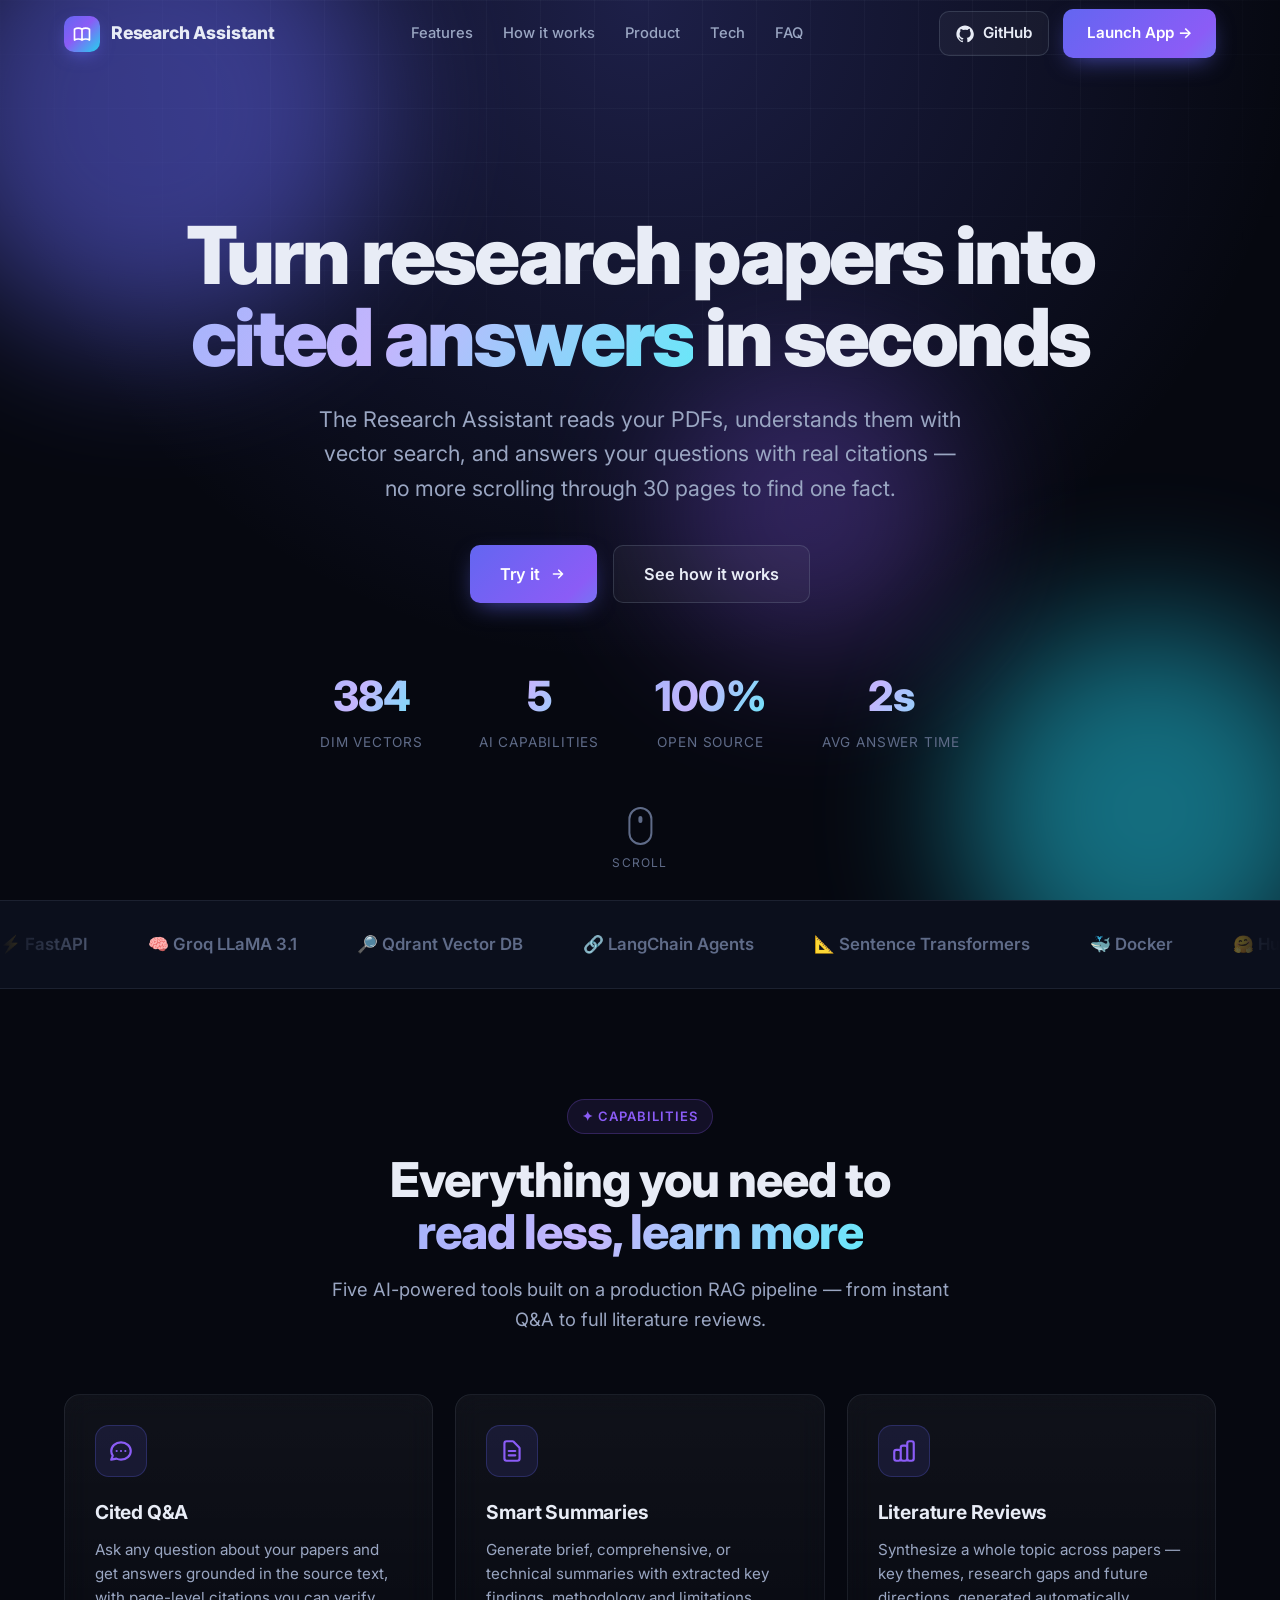
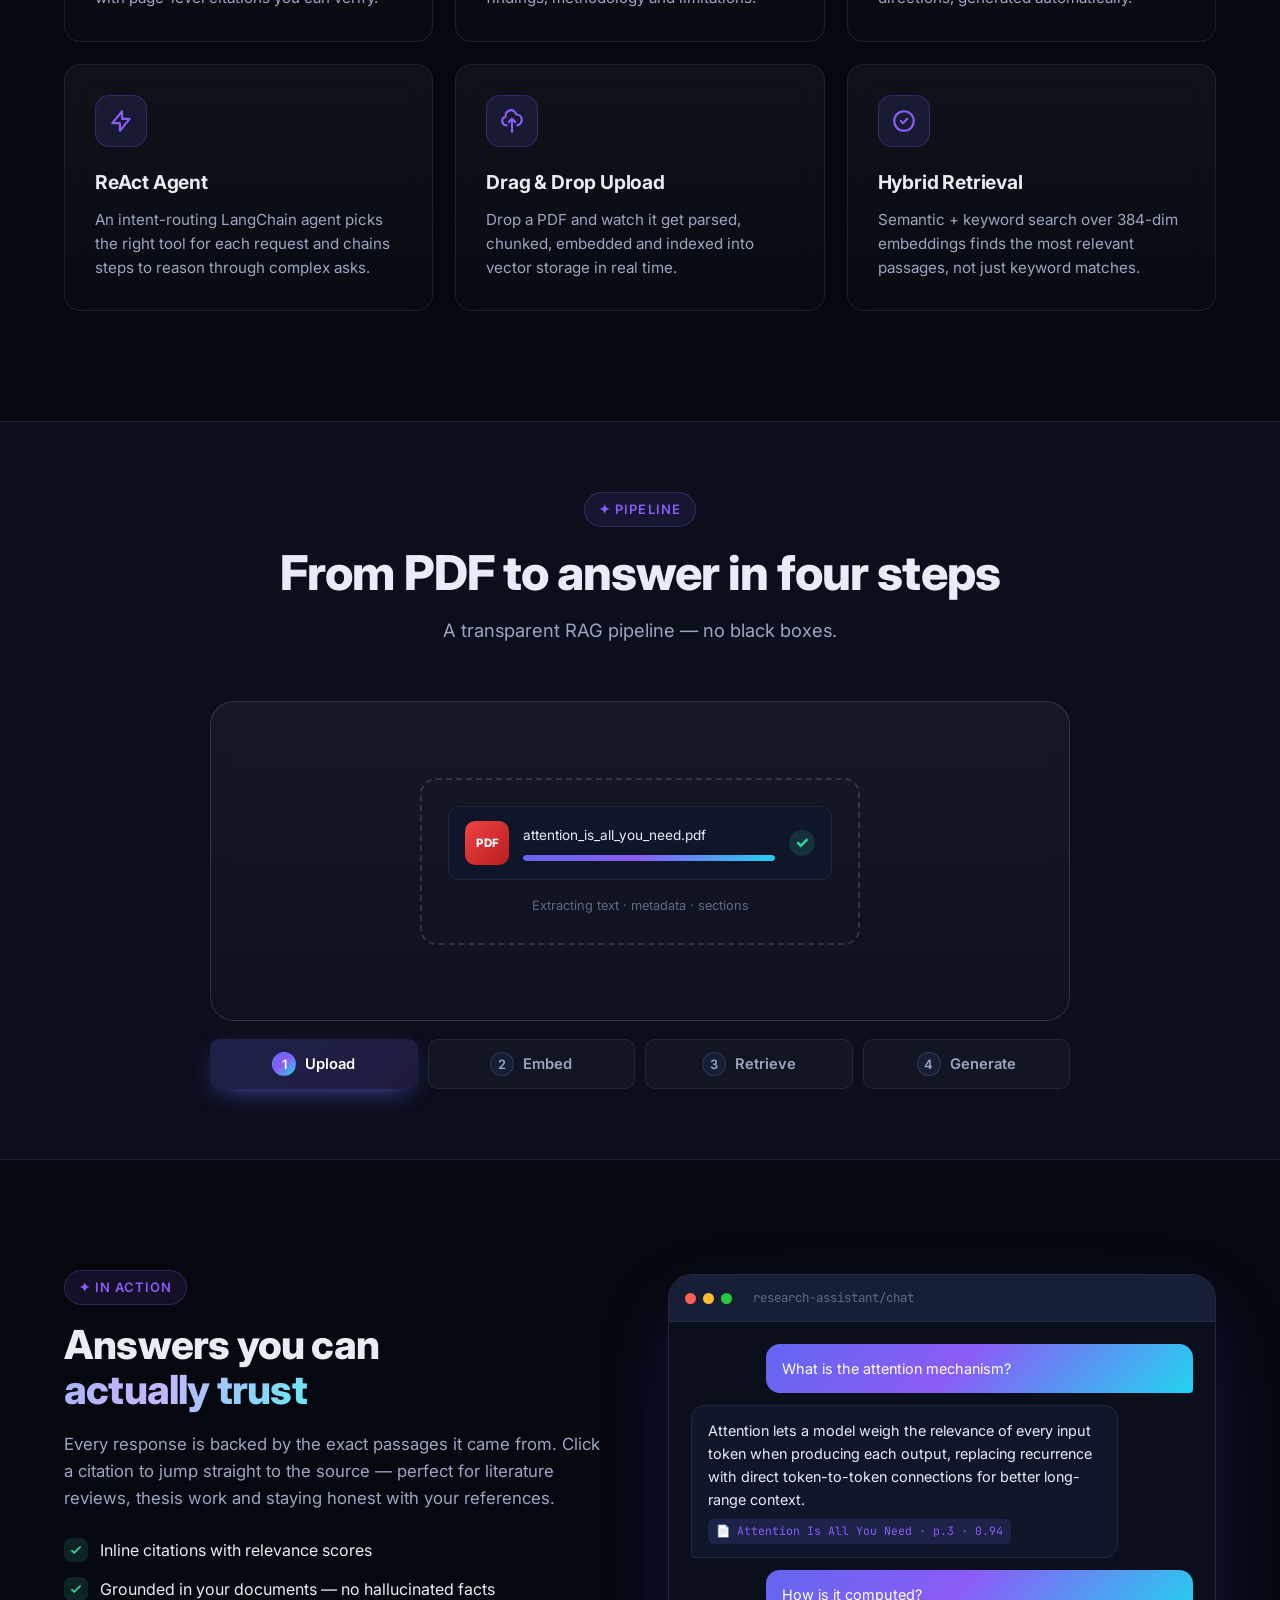
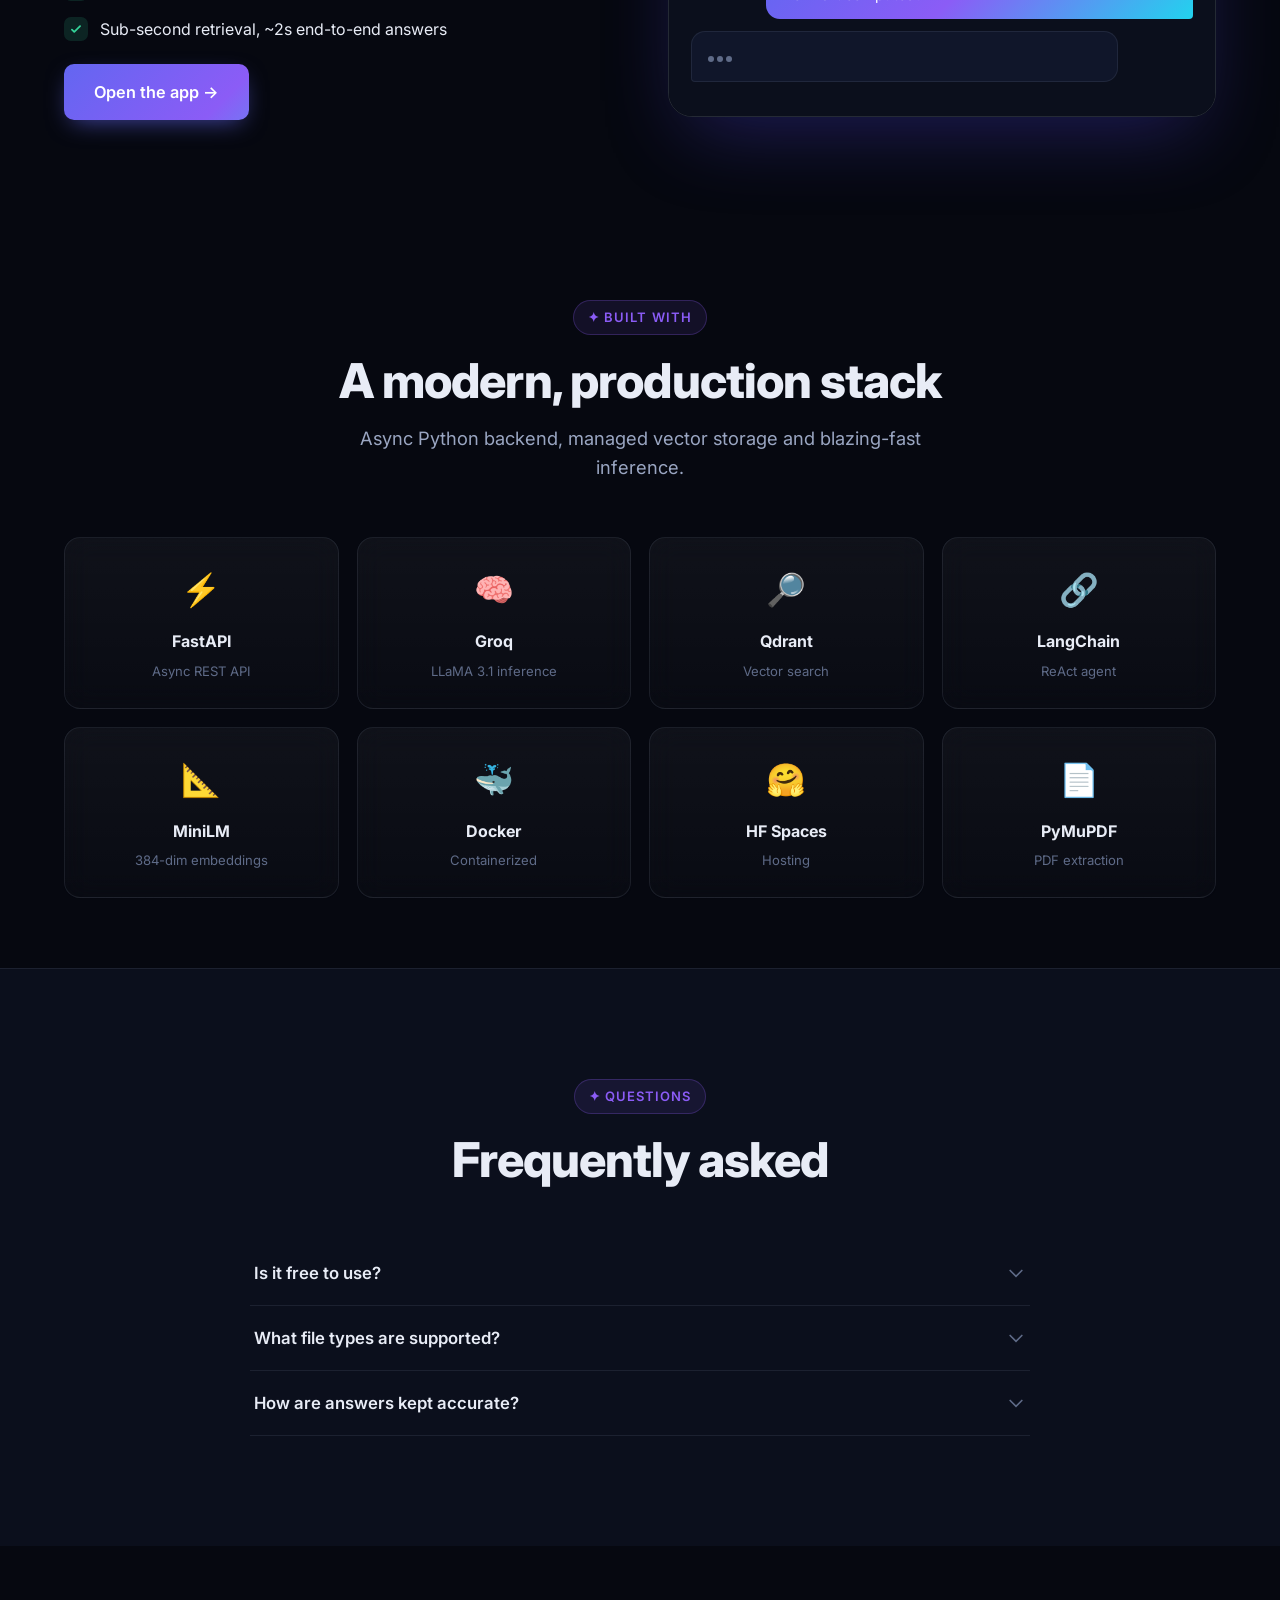
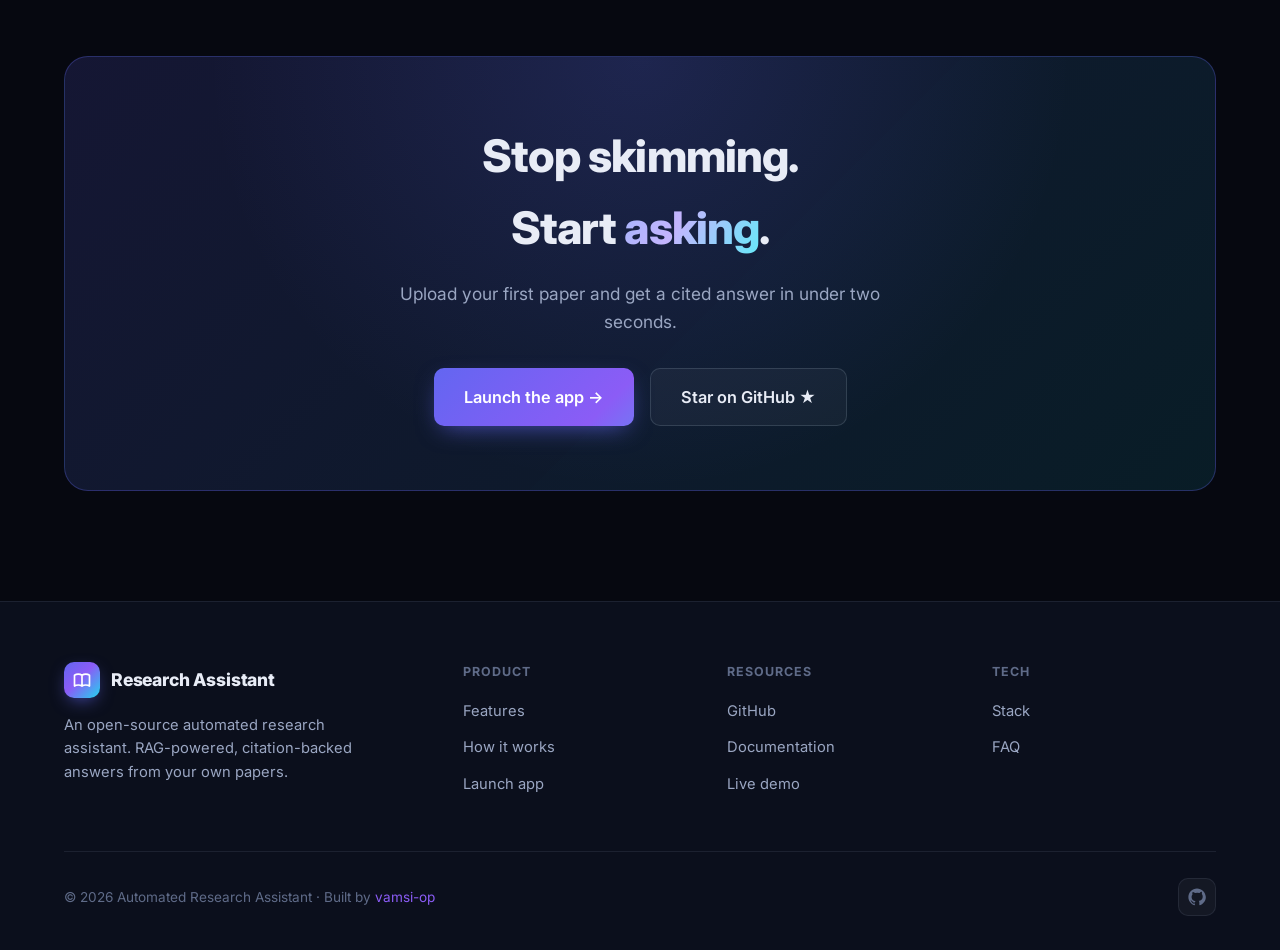
<file: website/index.html>
<!DOCTYPE html>
<html lang="en">
<head>
  <meta charset="UTF-8" />
  <meta name="viewport" content="width=device-width, initial-scale=1.0" />
  <title>Automated Research Assistant | RAG-powered paper Q&A</title>
  <meta name="description" content="The Automated Research Assistant turns dense research papers into instant, citation-backed answers. Upload PDFs, ask questions, generate summaries and literature reviews — powered by RAG, Groq LLMs and vector search." />
  <meta name="theme-color" content="#060810" />

  <!-- Open Graph -->
  <meta property="og:title" content="Automated Research Assistant" />
  <meta property="og:description" content="Cited answers from your research papers in seconds. RAG + Groq + Qdrant." />
  <meta property="og:type" content="website" />

  <link rel="preconnect" href="https://fonts.googleapis.com" />
  <link rel="preconnect" href="https://fonts.gstatic.com" crossorigin />
  <link href="https://fonts.googleapis.com/css2?family=Inter:wght@400;500;600;700;800;900&family=JetBrains+Mono:wght@400;500&display=swap" rel="stylesheet" />
  <link rel="stylesheet" href="assets/css/style.css" />
  <link rel="icon" href="data:image/svg+xml,<svg xmlns='http://www.w3.org/2000/svg' viewBox='0 0 100 100'><rect width='100' height='100' rx='24' fill='%236366f1'/><text y='72' x='50' font-size='60' text-anchor='middle' fill='white'>S</text></svg>" />
</head>
<body>

  <!-- ============ NAV ============ -->
  <nav class="nav" id="nav">
    <div class="container">
      <a href="#top" class="brand">
        <span class="brand-logo">
          <svg fill="none" stroke="currentColor" viewBox="0 0 24 24" stroke-width="2"><path stroke-linecap="round" stroke-linejoin="round" d="M12 6.253v13m0-13C10.832 5.477 9.246 5 7.5 5S4.168 5.477 3 6.253v13C4.168 18.477 5.754 18 7.5 18s3.332.477 4.5 1.253m0-13C13.168 5.477 14.754 5 16.5 5c1.747 0 3.332.477 4.5 1.253v13C19.832 18.477 18.247 18 16.5 18c-1.746 0-3.332.477-4.5 1.253"/></svg>
        </span>
        Research Assistant
      </a>
      <div class="nav-links">
        <a href="#features">Features</a>
        <a href="#how">How it works</a>
        <a href="#showcase">Product</a>
        <a href="#tech">Tech</a>
        <a href="#faq">FAQ</a>
      </div>
      <div class="nav-cta">
        <a href="https://github.com/vamsi-op/AUTOMATED-RESEARCH-ASSISTANT" target="_blank" rel="noopener" class="btn btn-ghost" style="padding:9px 16px">
          <svg width="18" height="18" fill="currentColor" viewBox="0 0 24 24"><path d="M12 .5C5.7.5.5 5.7.5 12c0 5.1 3.3 9.4 7.9 10.9.6.1.8-.2.8-.5v-1.7c-3.2.7-3.9-1.5-3.9-1.5-.5-1.3-1.3-1.7-1.3-1.7-1.1-.7.1-.7.1-.7 1.2.1 1.8 1.2 1.8 1.2 1 1.8 2.7 1.3 3.4 1 .1-.8.4-1.3.8-1.6-2.6-.3-5.3-1.3-5.3-5.7 0-1.3.5-2.3 1.2-3.1-.1-.3-.5-1.5.1-3.1 0 0 1-.3 3.3 1.2a11.5 11.5 0 0 1 6 0C17.3 4.7 18.3 5 18.3 5c.6 1.6.2 2.8.1 3.1.8.8 1.2 1.8 1.2 3.1 0 4.4-2.7 5.4-5.3 5.7.4.4.8 1.1.8 2.2v3.3c0 .3.2.6.8.5 4.6-1.5 7.9-5.8 7.9-10.9C23.5 5.7 18.3.5 12 .5z"/></svg>
          <span class="hide-sm">GitHub</span>
        </a>
        <a href="app.html" class="btn btn-primary">Launch App →</a>
        <button class="nav-toggle" id="navToggle" aria-label="Menu">
          <svg width="20" height="20" fill="none" stroke="currentColor" stroke-width="2" viewBox="0 0 24 24"><path stroke-linecap="round" d="M4 6h16M4 12h16M4 18h16"/></svg>
        </button>
      </div>
    </div>
  </nav>

  <span id="top"></span>

  <!-- ============ HERO ============ -->
  <header class="hero">
    <div class="hero-bg">
      <div class="grid-overlay"></div>
      <div class="orb orb-1"></div>
      <div class="orb orb-2"></div>
      <div class="orb orb-3"></div>
    </div>
    <div class="container hero-inner">
      <h1 class="reveal in">
        Turn research papers into<br />
        <span class="grad-text">cited answers</span> in seconds
      </h1>
      <p class="hero-sub reveal in d1">
        The Research Assistant reads your PDFs, understands them with vector search, and answers your
        questions with real citations — no more scrolling through 30 pages to find one fact.
      </p>
      <div class="hero-actions reveal in d2">
        <a href="app.html" class="btn btn-primary btn-lg">
          Try it
          <svg width="18" height="18" fill="none" stroke="currentColor" stroke-width="2.2" viewBox="0 0 24 24"><path stroke-linecap="round" stroke-linejoin="round" d="M13 7l5 5m0 0l-5 5m5-5H6"/></svg>
        </a>
        <a href="#how" class="btn btn-ghost btn-lg">See how it works</a>
      </div>
      <div class="hero-stats reveal in d3">
        <div class="stat"><div class="stat-num grad-text" data-count="384">0</div><div class="stat-label">Dim vectors</div></div>
        <div class="stat"><div class="stat-num grad-text" data-count="5"></div><div class="stat-label">AI capabilities</div></div>
        <div class="stat"><div class="stat-num grad-text" data-count="100" data-suffix="%">0</div><div class="stat-label">Open source</div></div>
        <div class="stat"><div class="stat-num grad-text" data-count="2" data-suffix="s">0</div><div class="stat-label">Avg answer time</div></div>
      </div>
    </div>
    <div class="scroll-hint">
      <div class="mouse"><span></span></div>
      Scroll
    </div>
  </header>

  <!-- ============ TECH MARQUEE ============ -->
  <div class="marquee-wrap">
    <div class="marquee">
      <span class="marquee-item">⚡ FastAPI</span>
      <span class="marquee-item">🧠 Groq LLaMA 3.1</span>
      <span class="marquee-item">🔎 Qdrant Vector DB</span>
      <span class="marquee-item">🔗 LangChain Agents</span>
      <span class="marquee-item">📐 Sentence Transformers</span>
      <span class="marquee-item">🐳 Docker</span>
      <span class="marquee-item">🤗 HuggingFace Spaces</span>
      <!-- duplicate for seamless loop -->
      <span class="marquee-item">⚡ FastAPI</span>
      <span class="marquee-item">🧠 Groq LLaMA 3.1</span>
      <span class="marquee-item">🔎 Qdrant Vector DB</span>
      <span class="marquee-item">🔗 LangChain Agents</span>
      <span class="marquee-item">📐 Sentence Transformers</span>
      <span class="marquee-item">🐳 Docker</span>
      <span class="marquee-item">🤗 HuggingFace Spaces</span>
    </div>
  </div>

  <!-- ============ FEATURES ============ -->
  <section class="section" id="features">
    <div class="container">
      <div class="text-center">
        <span class="eyebrow reveal">✦ Capabilities</span>
        <h2 class="section-title reveal d1">Everything you need to<br /><span class="grad-text">read less, learn more</span></h2>
        <p class="section-sub reveal d2">Five AI-powered tools built on a production RAG pipeline — from instant Q&A to full literature reviews.</p>
      </div>

      <div class="features-grid">
        <article class="feature-card glass reveal" data-tilt>
          <div class="feature-icon"><svg fill="none" stroke="currentColor" stroke-width="2" viewBox="0 0 24 24"><path stroke-linecap="round" stroke-linejoin="round" d="M8 12h.01M12 12h.01M16 12h.01M21 12c0 4.418-4.03 8-9 8a9.86 9.86 0 01-4.255-.949L3 20l1.395-3.72C3.512 15.042 3 13.574 3 12c0-4.418 4.03-8 9-8s9 3.582 9 8z"/></svg></div>
          <h3>Cited Q&A</h3>
          <p>Ask any question about your papers and get answers grounded in the source text, with page-level citations you can verify.</p>
        </article>
        <article class="feature-card glass reveal d1" data-tilt>
          <div class="feature-icon"><svg fill="none" stroke="currentColor" stroke-width="2" viewBox="0 0 24 24"><path stroke-linecap="round" stroke-linejoin="round" d="M9 12h6m-6 4h6m2 5H7a2 2 0 01-2-2V5a2 2 0 012-2h5.586a1 1 0 01.707.293l5.414 5.414a1 1 0 01.293.707V19a2 2 0 01-2 2z"/></svg></div>
          <h3>Smart Summaries</h3>
          <p>Generate brief, comprehensive, or technical summaries with extracted key findings, methodology and limitations.</p>
        </article>
        <article class="feature-card glass reveal d2" data-tilt>
          <div class="feature-icon"><svg fill="none" stroke="currentColor" stroke-width="2" viewBox="0 0 24 24"><path stroke-linecap="round" stroke-linejoin="round" d="M9 19v-6a2 2 0 00-2-2H5a2 2 0 00-2 2v6a2 2 0 002 2h2a2 2 0 002-2zm0 0V9a2 2 0 012-2h2a2 2 0 012 2v10m-6 0a2 2 0 002 2h2a2 2 0 002-2m0 0V5a2 2 0 012-2h2a2 2 0 012 2v14a2 2 0 01-2 2h-2a2 2 0 01-2-2z"/></svg></div>
          <h3>Literature Reviews</h3>
          <p>Synthesize a whole topic across papers — key themes, research gaps and future directions, generated automatically.</p>
        </article>
        <article class="feature-card glass reveal" data-tilt>
          <div class="feature-icon"><svg fill="none" stroke="currentColor" stroke-width="2" viewBox="0 0 24 24"><path stroke-linecap="round" stroke-linejoin="round" d="M13 10V3L4 14h7v7l9-11h-7z"/></svg></div>
          <h3>ReAct Agent</h3>
          <p>An intent-routing LangChain agent picks the right tool for each request and chains steps to reason through complex asks.</p>
        </article>
        <article class="feature-card glass reveal d1" data-tilt>
          <div class="feature-icon"><svg fill="none" stroke="currentColor" stroke-width="2" viewBox="0 0 24 24"><path stroke-linecap="round" stroke-linejoin="round" d="M7 16a4 4 0 01-.88-7.903A5 5 0 1115.9 6L16 6a5 5 0 011 9.9M15 13l-3-3m0 0l-3 3m3-3v12"/></svg></div>
          <h3>Drag & Drop Upload</h3>
          <p>Drop a PDF and watch it get parsed, chunked, embedded and indexed into vector storage in real time.</p>
        </article>
        <article class="feature-card glass reveal d2" data-tilt>
          <div class="feature-icon"><svg fill="none" stroke="currentColor" stroke-width="2" viewBox="0 0 24 24"><path stroke-linecap="round" stroke-linejoin="round" d="M9 12l2 2 4-4m6 2a9 9 0 11-18 0 9 9 0 0118 0z"/></svg></div>
          <h3>Hybrid Retrieval</h3>
          <p>Semantic + keyword search over 384-dim embeddings finds the most relevant passages, not just keyword matches.</p>
        </article>
      </div>
    </div>
  </section>

  <!-- ============ HOW IT WORKS ============ -->
  <section class="section section-sm" id="how" style="background:var(--bg-soft); border-top:1px solid var(--border); border-bottom:1px solid var(--border)">
    <div class="container">
      <div class="text-center">
        <span class="eyebrow reveal">✦ Pipeline</span>
        <h2 class="section-title reveal d1">From PDF to answer in four steps</h2>
        <p class="section-sub reveal d2">A transparent RAG pipeline — no black boxes.</p>
      </div>
      <div class="pipeline-stage reveal" id="pipeline-stage">
        <div class="stage-viewport glass">

          <!-- 1 · UPLOAD -->
          <div class="scene scene-upload active" data-scene="0">
            <div class="up-dropzone">
              <div class="up-file">
                <div class="up-file-ic">PDF</div>
                <div class="up-file-meta">
                  <span class="up-file-name">attention_is_all_you_need.pdf</span>
                  <span class="up-bar"><i></i></span>
                </div>
                <div class="up-check">✓</div>
              </div>
              <div class="up-hint">Extracting text · metadata · sections</div>
            </div>
          </div>

          <!-- 2 · EMBED -->
          <div class="scene scene-embed" data-scene="1">
            <div class="em-flow">
              <div class="em-doc">📄</div>
              <div class="em-chunks">
                <span class="em-chunk"></span><span class="em-chunk"></span>
                <span class="em-chunk"></span><span class="em-chunk"></span>
              </div>
              <div class="em-arrow">➜</div>
              <div class="em-grid" id="em-grid"></div>
            </div>
            <div class="scene-cap">Chunked &amp; embedded into 384-dim vectors</div>
          </div>

          <!-- 3 · RETRIEVE -->
          <div class="scene scene-retrieve" data-scene="2">
            <div class="rt-query">🔎 “What is the attention mechanism?”</div>
            <div class="rt-field" id="rt-field"></div>
            <div class="scene-cap">Hybrid search pulls the most relevant passages</div>
          </div>

          <!-- 4 · GENERATE -->
          <div class="scene scene-generate" data-scene="3">
            <div class="gen-bubble">
              <span class="gen-text" id="gen-text"></span><span class="gen-cursor"></span>
              <span class="gen-cite">📄 Attention Is All You Need</span>
            </div>
            <div class="scene-cap">LLaMA 3.1 composes a grounded, cited answer</div>
          </div>

        </div>

        <div class="stage-steps" id="stage-steps">
          <button class="pstep active" data-i="0"><span class="pstep-num">1</span><span class="pstep-label">Upload</span></button>
          <button class="pstep" data-i="1"><span class="pstep-num">2</span><span class="pstep-label">Embed</span></button>
          <button class="pstep" data-i="2"><span class="pstep-num">3</span><span class="pstep-label">Retrieve</span></button>
          <button class="pstep" data-i="3"><span class="pstep-num">4</span><span class="pstep-label">Generate</span></button>
        </div>
      </div>
    </div>
  </section>

  <!-- ============ SHOWCASE ============ -->
  <section class="section" id="showcase">
    <div class="container showcase">
      <div class="showcase-copy reveal">
        <span class="eyebrow">✦ In action</span>
        <h2 style="margin-top:18px">Answers you can<br /><span class="grad-text">actually trust</span></h2>
        <p>Every response is backed by the exact passages it came from. Click a citation to jump straight to the source — perfect for literature reviews, thesis work and staying honest with your references.</p>
        <ul class="check-list">
          <li><span class="ic"><svg fill="none" stroke="currentColor" stroke-width="3" viewBox="0 0 24 24"><path stroke-linecap="round" stroke-linejoin="round" d="M5 13l4 4L19 7"/></svg></span> Inline citations with relevance scores</li>
          <li><span class="ic"><svg fill="none" stroke="currentColor" stroke-width="3" viewBox="0 0 24 24"><path stroke-linecap="round" stroke-linejoin="round" d="M5 13l4 4L19 7"/></svg></span> Grounded in your documents — no hallucinated facts</li>
          <li><span class="ic"><svg fill="none" stroke="currentColor" stroke-width="3" viewBox="0 0 24 24"><path stroke-linecap="round" stroke-linejoin="round" d="M5 13l4 4L19 7"/></svg></span> Sub-second retrieval, ~2s end-to-end answers</li>
        </ul>
        <a href="app.html" class="btn btn-primary btn-lg" style="margin-top:8px">Open the app →</a>
      </div>

      <div class="mockup reveal d2">
        <div class="mockup-bar">
          <span class="d d1"></span><span class="d d2"></span><span class="d d3"></span>
          <span class="url">research-assistant/chat</span>
        </div>
        <div class="mockup-body" id="demoChat">
          <div class="chat-bubble user">What is the attention mechanism?</div>
          <div class="chat-bubble bot">
            Attention lets a model weigh the relevance of every input token when producing each output, replacing recurrence with direct token-to-token connections for better long-range context.
            <span class="cite">📄 Attention Is All You Need · p.3 · 0.94</span>
          </div>
          <div class="chat-bubble user">How is it computed?</div>
          <div class="chat-bubble bot">
            <span class="typing"><span></span><span></span><span></span></span>
          </div>
        </div>
      </div>
    </div>
  </section>

  <!-- ============ TECH STACK ============ -->
  <section class="section section-sm" id="tech">
    <div class="container">
      <div class="text-center">
        <span class="eyebrow reveal">✦ Built with</span>
        <h2 class="section-title reveal d1">A modern, production stack</h2>
        <p class="section-sub reveal d2">Async Python backend, managed vector storage and blazing-fast inference.</p>
      </div>
      <div class="tech-grid">
        <div class="tech-card glass reveal"><span class="tech-emoji">⚡</span><div class="tname">FastAPI</div><div class="tdesc">Async REST API</div></div>
        <div class="tech-card glass reveal d1"><span class="tech-emoji">🧠</span><div class="tname">Groq</div><div class="tdesc">LLaMA 3.1 inference</div></div>
        <div class="tech-card glass reveal d2"><span class="tech-emoji">🔎</span><div class="tname">Qdrant</div><div class="tdesc">Vector search</div></div>
        <div class="tech-card glass reveal d3"><span class="tech-emoji">🔗</span><div class="tname">LangChain</div><div class="tdesc">ReAct agent</div></div>
        <div class="tech-card glass reveal"><span class="tech-emoji">📐</span><div class="tname">MiniLM</div><div class="tdesc">384-dim embeddings</div></div>
        <div class="tech-card glass reveal d1"><span class="tech-emoji">🐳</span><div class="tname">Docker</div><div class="tdesc">Containerized</div></div>
        <div class="tech-card glass reveal d2"><span class="tech-emoji">🤗</span><div class="tname">HF Spaces</div><div class="tdesc">Hosting</div></div>
        <div class="tech-card glass reveal d3"><span class="tech-emoji">📄</span><div class="tname">PyMuPDF</div><div class="tdesc">PDF extraction</div></div>
      </div>
    </div>
  </section>

  <!-- ============ FAQ ============ -->
  <section class="section" id="faq" style="background:var(--bg-soft); border-top:1px solid var(--border)">
    <div class="container">
      <div class="text-center">
        <span class="eyebrow reveal">✦ Questions</span>
        <h2 class="section-title reveal d1">Frequently asked</h2>
      </div>
      <div class="faq reveal d2">
        <div class="faq-item">
          <button class="faq-q">Is it free to use? <span class="chev"><svg width="20" height="20" fill="none" stroke="currentColor" stroke-width="2" viewBox="0 0 24 24"><path stroke-linecap="round" d="M19 9l-7 7-7-7"/></svg></span></button>
          <div class="faq-a"><div class="faq-a-inner">Yes. The project is fully open source and the free to use.</div></div>
        </div>
        <div class="faq-item">
          <button class="faq-q">What file types are supported? <span class="chev"><svg width="20" height="20" fill="none" stroke="currentColor" stroke-width="2" viewBox="0 0 24 24"><path stroke-linecap="round" d="M19 9l-7 7-7-7"/></svg></span></button>
          <div class="faq-a"><div class="faq-a-inner">Currently PDF research papers up to 50MB.</div></div>
        </div>
        <div class="faq-item">
          <button class="faq-q">How are answers kept accurate? <span class="chev"><svg width="20" height="20" fill="none" stroke="currentColor" stroke-width="2" viewBox="0 0 24 24"><path stroke-linecap="round" d="M19 9l-7 7-7-7"/></svg></span></button>
          <div class="faq-a"><div class="faq-a-inner">Retrieval-Augmented Generation grounds every answer in retrieved passages from your own documents, and each answer ships with citations so you can verify the source.</div></div>
        </div>
      </div>
    </div>
  </section>

  <!-- ============ CTA ============ -->
  <section class="section">
    <div class="container">
      <div class="cta-banner reveal">
        <h2>Stop skimming.<br />Start <span class="grad-text">asking</span>.</h2>
        <p>Upload your first paper and get a cited answer in under two seconds.</p>
        <div class="hero-actions" style="margin-bottom:0">
          <a href="app.html" class="btn btn-primary btn-lg">Launch the app →</a>
          <a href="https://github.com/vamsi-op/AUTOMATED-RESEARCH-ASSISTANT" target="_blank" rel="noopener" class="btn btn-ghost btn-lg">Star on GitHub ★</a>
        </div>
      </div>
    </div>
  </section>

  <!-- ============ FOOTER ============ -->
  <footer class="footer">
    <div class="container">
      <div class="footer-grid">
        <div class="footer-brand">
          <a href="#top" class="brand">
            <span class="brand-logo">
              <svg fill="none" stroke="currentColor" viewBox="0 0 24 24" stroke-width="2"><path stroke-linecap="round" stroke-linejoin="round" d="M12 6.253v13m0-13C10.832 5.477 9.246 5 7.5 5S4.168 5.477 3 6.253v13C4.168 18.477 5.754 18 7.5 18s3.332.477 4.5 1.253m0-13C13.168 5.477 14.754 5 16.5 5c1.747 0 3.332.477 4.5 1.253v13C19.832 18.477 18.247 18 16.5 18c-1.746 0-3.332.477-4.5 1.253"/></svg>
            </span>
            Research Assistant
          </a>
          <p>An open-source automated research assistant. RAG-powered, citation-backed answers from your own papers.</p>
        </div>
        <div>
          <h5>Product</h5>
          <ul>
            <li><a href="#features">Features</a></li>
            <li><a href="#how">How it works</a></li>
            <li><a href="app.html">Launch app</a></li>
          </ul>
        </div>
        <div>
          <h5>Resources</h5>
          <ul>
            <li><a href="https://github.com/vamsi-op/AUTOMATED-RESEARCH-ASSISTANT" target="_blank" rel="noopener">GitHub</a></li>
            <li><a href="https://github.com/vamsi-op/AUTOMATED-RESEARCH-ASSISTANT#readme" target="_blank" rel="noopener">Documentation</a></li>
            <li><a href="app.html">Live demo</a></li>
          </ul>
        </div>
        <div>
          <h5>Tech</h5>
          <ul>
            <li><a href="#tech">Stack</a></li>
            <li><a href="#faq">FAQ</a></li>
          </ul>
        </div>
      </div>
      <div class="footer-bottom">
        <span>© <span id="year"></span> Automated Research Assistant · Built by <a href="https://github.com/vamsi-op" target="_blank" rel="noopener" style="color:var(--brand-2)">vamsi-op</a></span>
        <div class="social">
          <a href="https://github.com/vamsi-op/AUTOMATED-RESEARCH-ASSISTANT" target="_blank" rel="noopener" aria-label="GitHub"><svg fill="currentColor" viewBox="0 0 24 24"><path d="M12 .5C5.7.5.5 5.7.5 12c0 5.1 3.3 9.4 7.9 10.9.6.1.8-.2.8-.5v-1.7c-3.2.7-3.9-1.5-3.9-1.5-.5-1.3-1.3-1.7-1.3-1.7-1.1-.7.1-.7.1-.7 1.2.1 1.8 1.2 1.8 1.2 1 1.8 2.7 1.3 3.4 1 .1-.8.4-1.3.8-1.6-2.6-.3-5.3-1.3-5.3-5.7 0-1.3.5-2.3 1.2-3.1-.1-.3-.5-1.5.1-3.1 0 0 1-.3 3.3 1.2a11.5 11.5 0 0 1 6 0C17.3 4.7 18.3 5 18.3 5c.6 1.6.2 2.8.1 3.1.8.8 1.2 1.8 1.2 3.1 0 4.4-2.7 5.4-5.3 5.7.4.4.8 1.1.8 2.2v3.3c0 .3.2.6.8.5 4.6-1.5 7.9-5.8 7.9-10.9C23.5 5.7 18.3.5 12 .5z"/></svg></a>
        </div>
      </div>
    </div>
  </footer>

  <script src="assets/js/config.js"></script>
  <script src="assets/js/animations.js"></script>
  <script src="assets/js/pipeline.js"></script>
</body>
</html>
</file>
<file: website/assets/css/style.css>
/* ============================================================================
   Research Assistant — Production Website
   Design System + Components + Animations
   ============================================================================ */

/* ---------- Design Tokens ---------- */
:root {
  --bg:            #060810;
  --bg-soft:       #0b0f1c;
  --surface:       #10162a;
  --surface-2:     #161e38;
  --border:        rgba(148, 163, 184, 0.12);
  --border-strong: rgba(148, 163, 184, 0.22);

  --text:          #e8ecf6;
  --text-muted:    #9aa6c2;
  --text-dim:      #5f6b88;

  --brand:         #6366f1;
  --brand-2:       #8b5cf6;
  --brand-3:       #22d3ee;
  --accent:        #f472b6;
  --success:       #34d399;
  --warning:       #fbbf24;
  --danger:        #f87171;

  --grad-brand: linear-gradient(135deg, #6366f1 0%, #8b5cf6 45%, #22d3ee 100%);
  --grad-text:  linear-gradient(120deg, #a5b4fc 0%, #c4b5fd 40%, #67e8f9 100%);
  --grad-glow:  radial-gradient(circle at 50% 0%, rgba(99,102,241,0.28), transparent 60%);

  --radius:    16px;
  --radius-sm: 10px;
  --radius-lg: 24px;

  --shadow-sm: 0 1px 3px rgba(0,0,0,0.4);
  --shadow:    0 12px 40px -12px rgba(0,0,0,0.6);
  --shadow-lg: 0 30px 80px -20px rgba(79,70,229,0.35);

  --font-sans: 'Inter', -apple-system, BlinkMacSystemFont, 'Segoe UI', sans-serif;
  --font-mono: 'JetBrains Mono', 'SF Mono', Menlo, monospace;

  --max-w: 1200px;
  --nav-h: 68px;
  --ease:  cubic-bezier(0.22, 1, 0.36, 1);
}

/* ---------- Reset ---------- */
*, *::before, *::after { box-sizing: border-box; margin: 0; padding: 0; }

html { scroll-behavior: smooth; -webkit-text-size-adjust: 100%; }

body {
  font-family: var(--font-sans);
  background: var(--bg);
  color: var(--text);
  line-height: 1.6;
  overflow-x: hidden;
  -webkit-font-smoothing: antialiased;
  text-rendering: optimizeLegibility;
}

a { color: inherit; text-decoration: none; }
img, svg { display: block; max-width: 100%; }
button { font-family: inherit; cursor: pointer; border: none; background: none; color: inherit; }
input, textarea, select { font-family: inherit; }
ul { list-style: none; }

::selection { background: rgba(99,102,241,0.35); color: #fff; }

/* ---------- Scrollbar ---------- */
::-webkit-scrollbar { width: 10px; height: 10px; }
::-webkit-scrollbar-track { background: var(--bg-soft); }
::-webkit-scrollbar-thumb { background: #26304d; border-radius: 8px; border: 2px solid var(--bg-soft); }
::-webkit-scrollbar-thumb:hover { background: #33406a; }

/* ---------- Layout helpers ---------- */
.container { width: 100%; max-width: var(--max-w); margin: 0 auto; padding: 0 24px; }
.section { padding: 110px 0; position: relative; }
.section-sm { padding: 70px 0; }
.text-center { text-align: center; }
.grad-text {
  background: var(--grad-text);
  -webkit-background-clip: text; background-clip: text;
  -webkit-text-fill-color: transparent; color: transparent;
}

.eyebrow {
  display: inline-flex; align-items: center; gap: 8px;
  font-size: 13px; font-weight: 600; letter-spacing: 0.08em; text-transform: uppercase;
  color: var(--brand-2);
  padding: 6px 14px; border-radius: 999px;
  background: rgba(139,92,246,0.1); border: 1px solid rgba(139,92,246,0.25);
}

.section-title {
  font-size: clamp(1.9rem, 4vw, 3rem);
  font-weight: 800; letter-spacing: -0.02em; line-height: 1.1;
  margin: 20px 0 16px;
}
.section-sub {
  font-size: clamp(1rem, 2vw, 1.15rem);
  color: var(--text-muted); max-width: 640px; margin: 0 auto;
}

/* ---------- Buttons ---------- */
.btn {
  display: inline-flex; align-items: center; justify-content: center; gap: 9px;
  font-weight: 600; font-size: 0.95rem;
  padding: 12px 24px; border-radius: var(--radius-sm);
  transition: transform 0.25s var(--ease), box-shadow 0.25s var(--ease), background 0.25s;
  white-space: nowrap; position: relative; overflow: hidden;
}
.btn:active { transform: translateY(1px) scale(0.99); }

.btn-primary {
  background: var(--grad-brand); color: #fff;
  box-shadow: 0 8px 24px -8px rgba(99,102,241,0.7);
  background-size: 180% 180%;
}
.btn-primary:hover {
  transform: translateY(-2px);
  box-shadow: 0 16px 40px -10px rgba(99,102,241,0.75);
  animation: gradShift 3s ease infinite;
}
.btn-ghost {
  background: rgba(255,255,255,0.04); color: var(--text);
  border: 1px solid var(--border-strong);
}
.btn-ghost:hover { background: rgba(255,255,255,0.08); transform: translateY(-2px); }
.btn-lg { padding: 15px 30px; font-size: 1.02rem; }

@keyframes gradShift {
  0%,100% { background-position: 0% 50%; }
  50%     { background-position: 100% 50%; }
}

/* ---------- Glass card ---------- */
.glass {
  background: linear-gradient(180deg, rgba(255,255,255,0.045), rgba(255,255,255,0.015));
  border: 1px solid var(--border);
  border-radius: var(--radius);
  backdrop-filter: blur(14px); -webkit-backdrop-filter: blur(14px);
}

/* ============================================================================
   NAVBAR
   ============================================================================ */
.nav {
  position: fixed; top: 0; left: 0; right: 0; z-index: 100;
  height: var(--nav-h);
  display: flex; align-items: center;
  transition: background 0.3s, border-color 0.3s, backdrop-filter 0.3s;
  border-bottom: 1px solid transparent;
}
.nav.scrolled {
  background: rgba(6,8,16,0.75);
  backdrop-filter: blur(16px); -webkit-backdrop-filter: blur(16px);
  border-bottom-color: var(--border);
}
.nav .container { display: flex; align-items: center; justify-content: space-between; }
.brand { display: flex; align-items: center; gap: 11px; font-weight: 800; font-size: 1.1rem; letter-spacing: -0.01em; }
.brand-logo {
  width: 36px; height: 36px; border-radius: 10px;
  background: var(--grad-brand); display: grid; place-items: center;
  box-shadow: 0 6px 18px -6px rgba(99,102,241,0.8);
  animation: floatY 5s ease-in-out infinite;
}
.brand-logo svg { width: 20px; height: 20px; color: #fff; }
.nav-links { display: flex; align-items: center; gap: 30px; }
.nav-links a { font-size: 0.92rem; color: var(--text-muted); font-weight: 500; transition: color 0.2s; position: relative; }
.nav-links a::after {
  content: ''; position: absolute; left: 0; bottom: -5px; height: 2px; width: 0;
  background: var(--grad-brand); transition: width 0.25s var(--ease);
}
.nav-links a:hover { color: var(--text); }
.nav-links a:hover::after { width: 100%; }
.nav-cta { display: flex; align-items: center; gap: 14px; }
.nav-toggle { display: none; width: 40px; height: 40px; border-radius: 10px; border: 1px solid var(--border-strong); }

/* ============================================================================
   HERO
   ============================================================================ */
.hero {
  position: relative; min-height: 100vh;
  display: flex; align-items: center; padding-top: var(--nav-h);
  overflow: hidden;
}
.hero-bg { position: absolute; inset: 0; z-index: 0; overflow: hidden; }
.hero-bg::before {
  content: ''; position: absolute; inset: 0;
  background: var(--grad-glow); opacity: 0.9;
}
.grid-overlay {
  position: absolute; inset: 0;
  background-image:
    linear-gradient(rgba(148,163,184,0.05) 1px, transparent 1px),
    linear-gradient(90deg, rgba(148,163,184,0.05) 1px, transparent 1px);
  background-size: 54px 54px;
  mask-image: radial-gradient(ellipse 80% 60% at 50% 0%, #000 40%, transparent 75%);
  -webkit-mask-image: radial-gradient(ellipse 80% 60% at 50% 0%, #000 40%, transparent 75%);
}
.orb {
  position: absolute; border-radius: 50%; filter: blur(70px); opacity: 0.5;
  animation: floatOrb 14s ease-in-out infinite;
}
.orb-1 { width: 460px; height: 460px; background: #6366f1; top: -120px; left: -80px; }
.orb-2 { width: 380px; height: 380px; background: #22d3ee; bottom: -100px; right: -60px; animation-delay: -5s; }
.orb-3 { width: 300px; height: 300px; background: #8b5cf6; top: 40%; right: 25%; animation-delay: -9s; opacity: 0.3; }

.hero-inner { position: relative; z-index: 2; width: 100%; text-align: center; }
.hero-badge {
  display: inline-flex; align-items: center; gap: 9px;
  padding: 7px 16px; border-radius: 999px; font-size: 0.83rem; font-weight: 500;
  background: rgba(255,255,255,0.05); border: 1px solid var(--border-strong);
  color: var(--text-muted); margin-bottom: 28px;
}
.hero-badge .dot { width: 7px; height: 7px; border-radius: 50%; background: var(--success); box-shadow: 0 0 10px var(--success); animation: pulse 2s infinite; }
.hero h1 {
  font-size: clamp(2.5rem, 7vw, 5rem);
  font-weight: 850; letter-spacing: -0.035em; line-height: 1.02;
  margin-bottom: 24px;
}
.hero-sub {
  font-size: clamp(1.05rem, 2.2vw, 1.35rem);
  color: var(--text-muted); max-width: 660px; margin: 0 auto 40px;
}
.hero-actions { display: flex; gap: 16px; justify-content: center; flex-wrap: wrap; margin-bottom: 60px; }

.hero-stats {
  display: flex; justify-content: center; gap: 56px; flex-wrap: wrap;
}
.stat { text-align: center; }
.stat-num { font-size: clamp(1.8rem, 4vw, 2.6rem); font-weight: 800; letter-spacing: -0.02em; }
.stat-label { font-size: 0.85rem; color: var(--text-dim); margin-top: 2px; text-transform: uppercase; letter-spacing: 0.06em; }

.scroll-hint {
  position: absolute; bottom: 28px; left: 50%; transform: translateX(-50%);
  z-index: 2; display: flex; flex-direction: column; align-items: center; gap: 8px;
  color: var(--text-dim); font-size: 0.75rem; letter-spacing: 0.1em; text-transform: uppercase;
}
.mouse {
  width: 24px; height: 38px; border: 2px solid var(--text-dim); border-radius: 14px;
  display: flex; justify-content: center; padding-top: 7px;
}
.mouse span { width: 4px; height: 7px; border-radius: 2px; background: var(--text-dim); animation: scrollDot 1.8s infinite; }

/* ============================================================================
   LOGO MARQUEE / TECH STRIP
   ============================================================================ */
.marquee-wrap { overflow: hidden; padding: 30px 0; border-top: 1px solid var(--border); border-bottom: 1px solid var(--border); background: var(--bg-soft); position: relative; }
.marquee-wrap::before, .marquee-wrap::after {
  content: ''; position: absolute; top: 0; bottom: 0; width: 120px; z-index: 2; pointer-events: none;
}
.marquee-wrap::before { left: 0; background: linear-gradient(90deg, var(--bg-soft), transparent); }
.marquee-wrap::after { right: 0; background: linear-gradient(270deg, var(--bg-soft), transparent); }
.marquee { display: flex; gap: 60px; width: max-content; animation: marquee 26s linear infinite; }
.marquee:hover { animation-play-state: paused; }
.marquee-item { display: flex; align-items: center; gap: 10px; color: var(--text-dim); font-weight: 600; font-size: 1.05rem; white-space: nowrap; }
.marquee-item svg { width: 22px; height: 22px; }

/* ============================================================================
   FEATURES
   ============================================================================ */
.features-grid {
  display: grid; grid-template-columns: repeat(3, 1fr); gap: 22px; margin-top: 60px;
}
.feature-card {
  padding: 30px; border-radius: var(--radius); position: relative; overflow: hidden;
  transition: transform 0.35s var(--ease), border-color 0.35s;
}
.feature-card::before {
  content: ''; position: absolute; inset: 0; opacity: 0;
  background: radial-gradient(400px circle at var(--mx,50%) var(--my,50%), rgba(99,102,241,0.14), transparent 45%);
  transition: opacity 0.4s;
}
.feature-card:hover { transform: translateY(-6px); border-color: var(--border-strong); }
.feature-card:hover::before { opacity: 1; }
.feature-icon {
  width: 52px; height: 52px; border-radius: 14px; display: grid; place-items: center;
  background: rgba(99,102,241,0.12); border: 1px solid rgba(99,102,241,0.25);
  margin-bottom: 20px; color: var(--brand-2);
  transition: transform 0.35s var(--ease);
}
.feature-card:hover .feature-icon { transform: scale(1.1) rotate(-6deg); }
.feature-icon svg { width: 26px; height: 26px; }
.feature-card h3 { font-size: 1.2rem; font-weight: 700; margin-bottom: 10px; letter-spacing: -0.01em; }
.feature-card p { color: var(--text-muted); font-size: 0.95rem; }

/* ============================================================================
   HOW IT WORKS
   ============================================================================ */
.steps { display: grid; grid-template-columns: repeat(4, 1fr); gap: 20px; margin-top: 64px; position: relative; }
.steps::before {
  content: ''; position: absolute; top: 34px; left: 12%; right: 12%; height: 2px;
  background: linear-gradient(90deg, transparent, var(--border-strong) 20%, var(--border-strong) 80%, transparent);
  z-index: 0;
}
.step { text-align: center; position: relative; z-index: 1; }
.step-num {
  width: 68px; height: 68px; margin: 0 auto 20px; border-radius: 50%;
  display: grid; place-items: center; font-size: 1.4rem; font-weight: 800;
  background: var(--surface); border: 2px solid var(--border-strong);
  color: var(--brand-2); position: relative;
  transition: transform 0.3s var(--ease), border-color 0.3s, box-shadow 0.3s;
}
.step:hover .step-num { transform: scale(1.08); border-color: var(--brand); box-shadow: 0 0 30px -6px var(--brand); }
.step h4 { font-size: 1.08rem; font-weight: 700; margin-bottom: 8px; }
.step p { color: var(--text-muted); font-size: 0.9rem; }

/* ============================================================================
   ANIMATED PIPELINE STAGE (Upload → Embed → Retrieve → Generate)
   ============================================================================ */
.pipeline-stage { max-width: 860px; margin: 56px auto 0; }
.stage-viewport {
  position: relative; height: 320px; border-radius: var(--radius-lg);
  overflow: hidden; border: 1px solid var(--border-strong);
}
.scene {
  position: absolute; inset: 0; display: flex; flex-direction: column;
  align-items: center; justify-content: center; gap: 22px; padding: 28px;
  opacity: 0; transform: scale(0.98); pointer-events: none;
  transition: opacity 0.5s var(--ease), transform 0.5s var(--ease);
}
.scene.active { opacity: 1; transform: none; pointer-events: auto; }
.scene-cap { font-size: 0.9rem; color: var(--text-muted); text-align: center; }

/* Step selector */
.stage-steps {
  display: grid; grid-template-columns: repeat(4, 1fr); gap: 10px; margin-top: 18px;
  position: relative;
}
.pstep {
  display: flex; align-items: center; justify-content: center; gap: 9px;
  padding: 12px 10px; border-radius: var(--radius-sm); color: var(--text-muted);
  background: rgba(255,255,255,0.03); border: 1px solid var(--border);
  font-weight: 600; font-size: 0.92rem; transition: all 0.3s var(--ease);
}
.pstep-num {
  width: 24px; height: 24px; border-radius: 50%; display: grid; place-items: center;
  font-size: 0.8rem; background: var(--surface-2); border: 1px solid var(--border-strong);
  transition: all 0.3s var(--ease);
}
.pstep.active {
  color: #fff; border-color: transparent;
  background: linear-gradient(135deg, rgba(99,102,241,0.22), rgba(139,92,246,0.16));
  box-shadow: 0 8px 26px -12px var(--brand);
}
.pstep.active .pstep-num { background: var(--grad-brand); border-color: transparent; color: #fff; }
.pstep:hover { color: var(--text); }

/* ── Scene 1: Upload ─────────────────────────────────────────────────────── */
.up-dropzone {
  width: min(440px, 90%); border: 2px dashed var(--border-strong); border-radius: var(--radius);
  padding: 26px; display: flex; flex-direction: column; gap: 16px; align-items: center;
}
.scene-upload.active .up-dropzone { animation: dzPulse 3.4s ease; }
.up-file {
  width: 100%; display: flex; align-items: center; gap: 14px;
  background: var(--surface); border: 1px solid var(--border); border-radius: 12px; padding: 14px 16px;
  opacity: 0; transform: translateY(24px);
}
.scene-upload.active .up-file { animation: fileDrop 0.7s var(--ease) forwards; }
.up-file-ic {
  width: 44px; height: 44px; border-radius: 10px; display: grid; place-items: center;
  font-size: 0.72rem; font-weight: 800; color: #fff; background: linear-gradient(135deg,#ef4444,#b91c1c);
  flex-shrink: 0;
}
.up-file-meta { flex: 1; min-width: 0; display: flex; flex-direction: column; gap: 8px; }
.up-file-name { font-size: 0.85rem; color: var(--text); white-space: nowrap; overflow: hidden; text-overflow: ellipsis; }
.up-bar { height: 6px; border-radius: 4px; background: var(--surface-2); overflow: hidden; }
.up-bar i { display: block; height: 100%; width: 0; background: var(--grad-brand); border-radius: 4px; }
.scene-upload.active .up-bar i { animation: barFill 2s var(--ease) 0.6s forwards; }
.up-check {
  width: 26px; height: 26px; border-radius: 50%; display: grid; place-items: center;
  background: rgba(52,211,153,0.15); color: var(--success); font-weight: 800; flex-shrink: 0;
  opacity: 0; transform: scale(0.5);
}
.scene-upload.active .up-check { animation: popIn 0.4s var(--ease) 2.5s forwards; }
.up-hint { font-size: 0.8rem; color: var(--text-dim); }

/* ── Scene 2: Embed ──────────────────────────────────────────────────────── */
.em-flow { display: flex; align-items: center; gap: 20px; flex-wrap: wrap; justify-content: center; }
.em-doc { font-size: 2.4rem; opacity: 0; transform: scale(0.6); }
.scene-embed.active .em-doc { animation: popIn 0.5s var(--ease) forwards; }
.em-chunks { display: grid; grid-template-columns: 1fr 1fr; gap: 6px; }
.em-chunk { width: 44px; height: 12px; border-radius: 4px; background: var(--surface-2); border: 1px solid var(--border); opacity: 0; transform: translateX(-10px); }
.scene-embed.active .em-chunk { animation: chunkIn 0.4s var(--ease) forwards; }
.scene-embed.active .em-chunk:nth-child(1) { animation-delay: 0.3s; }
.scene-embed.active .em-chunk:nth-child(2) { animation-delay: 0.45s; }
.scene-embed.active .em-chunk:nth-child(3) { animation-delay: 0.6s; }
.scene-embed.active .em-chunk:nth-child(4) { animation-delay: 0.75s; }
.em-arrow { color: var(--brand-2); font-size: 1.4rem; opacity: 0; }
.scene-embed.active .em-arrow { animation: fadeInUp 0.4s ease 0.9s forwards; }
.em-grid { display: grid; grid-template-columns: repeat(8, 1fr); gap: 5px; }
.em-dot { width: 11px; height: 11px; border-radius: 50%; background: var(--brand); opacity: 0; transform: scale(0); box-shadow: 0 0 8px var(--brand); }
.scene-embed.active .em-dot { animation: dotPop 0.4s var(--ease) forwards; }

/* ── Scene 3: Retrieve ───────────────────────────────────────────────────── */
.rt-query {
  padding: 11px 18px; border-radius: 999px; background: var(--surface); border: 1px solid var(--border-strong);
  font-size: 0.9rem; color: var(--text); opacity: 0; transform: translateY(-10px);
}
.scene-retrieve.active .rt-query { animation: fadeInUp 0.5s var(--ease) forwards; }
.rt-field { position: relative; display: grid; grid-template-columns: repeat(10, 1fr); gap: 10px; }
.rt-node { width: 12px; height: 12px; border-radius: 50%; background: var(--surface-2); border: 1px solid var(--border-strong); transition: all 0.4s var(--ease); }
.rt-node.hit { background: var(--brand-3); border-color: transparent; box-shadow: 0 0 14px var(--brand-3); transform: scale(1.7); }

/* ── Scene 4: Generate ───────────────────────────────────────────────────── */
.gen-bubble {
  width: min(500px, 92%); background: var(--surface); border: 1px solid var(--border);
  border-radius: 14px; border-bottom-left-radius: 4px; padding: 18px 20px; font-size: 0.95rem; line-height: 1.6;
}
.gen-text { color: var(--text); }
.gen-cursor { display: inline-block; width: 2px; height: 1em; background: var(--brand-2); margin-left: 2px; vertical-align: text-bottom; animation: blink 1s step-end infinite; }
.gen-cite {
  display: inline-block; margin-top: 14px; font-size: 0.74rem; font-family: var(--font-mono);
  padding: 5px 10px; border-radius: 8px; background: rgba(99,102,241,0.12); color: var(--brand-2);
  border: 1px solid rgba(99,102,241,0.22); opacity: 0;
}
.gen-cite.show { animation: fadeInUp 0.4s var(--ease) forwards; }

/* Scene keyframes */
@keyframes fileDrop { to { opacity: 1; transform: none; } }
@keyframes barFill { to { width: 100%; } }
@keyframes popIn { to { opacity: 1; transform: scale(1); } }
@keyframes chunkIn { to { opacity: 1; transform: none; } }
@keyframes dotPop { to { opacity: 1; transform: scale(1); } }
@keyframes blink { 50% { opacity: 0; } }
@keyframes dzPulse { 0%,100% { border-color: var(--border-strong); } 50% { border-color: var(--brand); } }

/* ============================================================================
   SHOWCASE / MOCKUP
   ============================================================================ */
.showcase { display: grid; grid-template-columns: 1fr 1fr; gap: 56px; align-items: center; }
.showcase-copy h2 { font-size: clamp(1.7rem, 3.5vw, 2.5rem); font-weight: 800; letter-spacing: -0.02em; margin-bottom: 18px; line-height: 1.12; }
.showcase-copy p { color: var(--text-muted); margin-bottom: 26px; font-size: 1.05rem; }
.check-list li { display: flex; align-items: flex-start; gap: 12px; margin-bottom: 14px; color: var(--text); }
.check-list .ic {
  flex-shrink: 0; width: 24px; height: 24px; border-radius: 7px; display: grid; place-items: center;
  background: rgba(52,211,153,0.14); color: var(--success);
}
.check-list .ic svg { width: 14px; height: 14px; }

.mockup {
  border-radius: var(--radius-lg); overflow: hidden; box-shadow: var(--shadow-lg);
  border: 1px solid var(--border-strong);
}
.mockup-bar { display: flex; align-items: center; gap: 7px; padding: 13px 16px; background: var(--surface-2); border-bottom: 1px solid var(--border); }
.mockup-bar .d { width: 11px; height: 11px; border-radius: 50%; }
.mockup-bar .d1 { background: #ff5f57; } .mockup-bar .d2 { background: #febc2e; } .mockup-bar .d3 { background: #28c840; }
.mockup-bar .url { margin-left: 14px; font-size: 0.78rem; color: var(--text-dim); font-family: var(--font-mono); }
.mockup-body { background: var(--bg-soft); padding: 22px; }
.chat-bubble { padding: 13px 16px; border-radius: 14px; margin-bottom: 12px; font-size: 0.9rem; max-width: 85%; }
.chat-bubble.user { background: var(--grad-brand); color: #fff; margin-left: auto; border-bottom-right-radius: 4px; }
.chat-bubble.bot { background: var(--surface); border: 1px solid var(--border); border-bottom-left-radius: 4px; }
.chat-bubble.bot .cite { display: inline-block; margin-top: 8px; font-size: 0.72rem; padding: 3px 8px; border-radius: 6px; background: rgba(99,102,241,0.15); color: var(--brand-2); font-family: var(--font-mono); }
.typing span { display: inline-block; width: 6px; height: 6px; border-radius: 50%; background: var(--text-dim); margin-right: 3px; animation: typing 1.3s infinite; }
.typing span:nth-child(2) { animation-delay: 0.2s; } .typing span:nth-child(3) { animation-delay: 0.4s; }

/* ============================================================================
   TECH STACK
   ============================================================================ */
.tech-grid { display: grid; grid-template-columns: repeat(4, 1fr); gap: 18px; margin-top: 54px; }
.tech-card {
  padding: 26px 22px; border-radius: var(--radius); text-align: center;
  transition: transform 0.3s var(--ease), border-color 0.3s;
}
.tech-card:hover { transform: translateY(-5px); border-color: var(--border-strong); }
.tech-card .tname { font-weight: 700; margin-bottom: 6px; }
.tech-card .tdesc { font-size: 0.82rem; color: var(--text-dim); }
.tech-emoji { font-size: 2rem; margin-bottom: 14px; display: block; }

/* ============================================================================
   FAQ
   ============================================================================ */
.faq { max-width: 780px; margin: 54px auto 0; }
.faq-item { border-bottom: 1px solid var(--border); }
.faq-q {
  width: 100%; text-align: left; display: flex; align-items: center; justify-content: space-between; gap: 20px;
  padding: 22px 4px; font-size: 1.05rem; font-weight: 600; transition: color 0.2s;
}
.faq-q:hover { color: var(--brand-2); }
.faq-q .chev { flex-shrink: 0; transition: transform 0.3s var(--ease); color: var(--text-dim); }
.faq-item.open .faq-q .chev { transform: rotate(180deg); }
.faq-a { max-height: 0; overflow: hidden; transition: max-height 0.35s var(--ease); }
.faq-a-inner { padding: 0 4px 22px; color: var(--text-muted); }

/* ============================================================================
   CTA BANNER
   ============================================================================ */
.cta-banner {
  border-radius: var(--radius-lg); padding: 64px 40px; text-align: center; position: relative; overflow: hidden;
  background: linear-gradient(135deg, rgba(99,102,241,0.16), rgba(34,211,238,0.1));
  border: 1px solid rgba(99,102,241,0.3);
}
.cta-banner::before { content:''; position:absolute; inset:0; background: var(--grad-glow); opacity: 0.6; }
.cta-banner > * { position: relative; z-index: 1; }
.cta-banner h2 { font-size: clamp(1.8rem, 4vw, 2.8rem); font-weight: 800; letter-spacing: -0.02em; margin-bottom: 16px; }
.cta-banner p { color: var(--text-muted); max-width: 520px; margin: 0 auto 32px; font-size: 1.08rem; }

/* ============================================================================
   FOOTER
   ============================================================================ */
.footer { border-top: 1px solid var(--border); padding: 60px 0 34px; background: var(--bg-soft); }
.footer-grid { display: grid; grid-template-columns: 1.6fr 1fr 1fr 1fr; gap: 40px; margin-bottom: 44px; }
.footer-brand p { color: var(--text-muted); font-size: 0.92rem; margin-top: 16px; max-width: 300px; }
.footer h5 { font-size: 0.78rem; text-transform: uppercase; letter-spacing: 0.08em; color: var(--text-dim); margin-bottom: 16px; }
.footer ul li { margin-bottom: 11px; }
.footer ul a { color: var(--text-muted); font-size: 0.92rem; transition: color 0.2s; }
.footer ul a:hover { color: var(--text); }
.footer-bottom { display: flex; align-items: center; justify-content: space-between; padding-top: 26px; border-top: 1px solid var(--border); color: var(--text-dim); font-size: 0.85rem; flex-wrap: wrap; gap: 12px; }
.social { display: flex; gap: 12px; }
.social a { width: 38px; height: 38px; border-radius: 10px; display: grid; place-items: center; background: rgba(255,255,255,0.04); border: 1px solid var(--border); transition: all 0.25s; }
.social a:hover { background: var(--grad-brand); border-color: transparent; transform: translateY(-3px); }
.social svg { width: 18px; height: 18px; }

/* ============================================================================
   SCROLL REVEAL
   ============================================================================ */
.reveal { opacity: 0; transform: translateY(34px); transition: opacity 0.7s var(--ease), transform 0.7s var(--ease); }
.reveal.in { opacity: 1; transform: none; }
.reveal.d1 { transition-delay: 0.08s; }
.reveal.d2 { transition-delay: 0.16s; }
.reveal.d3 { transition-delay: 0.24s; }
.reveal.d4 { transition-delay: 0.32s; }

/* ============================================================================
   KEYFRAMES
   ============================================================================ */
@keyframes floatY { 0%,100% { transform: translateY(0); } 50% { transform: translateY(-7px); } }
@keyframes floatOrb {
  0%,100% { transform: translate(0,0) scale(1); }
  33%     { transform: translate(40px,-30px) scale(1.08); }
  66%     { transform: translate(-30px,20px) scale(0.95); }
}
@keyframes pulse { 0%,100% { opacity: 1; transform: scale(1); } 50% { opacity: 0.5; transform: scale(1.4); } }
@keyframes scrollDot { 0% { opacity:1; transform: translateY(0); } 100% { opacity:0; transform: translateY(10px); } }
@keyframes marquee { from { transform: translateX(0); } to { transform: translateX(-50%); } }
@keyframes typing { 0%,60%,100% { transform: translateY(0); opacity:0.4; } 30% { transform: translateY(-5px); opacity:1; } }
@keyframes spin { to { transform: rotate(360deg); } }
@keyframes fadeInUp { from { opacity:0; transform: translateY(16px);} to { opacity:1; transform:none;} }

/* ============================================================================
   RESPONSIVE
   ============================================================================ */
@media (max-width: 940px) {
  .features-grid { grid-template-columns: repeat(2, 1fr); }
  .steps { grid-template-columns: repeat(2, 1fr); }
  .steps::before { display: none; }
  .tech-grid { grid-template-columns: repeat(2, 1fr); }
  .showcase { grid-template-columns: 1fr; gap: 40px; }
  .footer-grid { grid-template-columns: 1fr 1fr; }
  .nav-links { display: none; }
  .nav-toggle { display: grid; place-items: center; }
  .hero-stats { gap: 34px; }
}
@media (max-width: 560px) {
  .section { padding: 76px 0; }
  .features-grid, .tech-grid, .steps { grid-template-columns: 1fr; }
  .footer-grid { grid-template-columns: 1fr; gap: 28px; }
  .hero-actions { flex-direction: column; align-items: stretch; }
  .cta-banner { padding: 44px 22px; }
  .stage-viewport { height: 300px; }
  .pstep-label { display: none; }
  .pstep { padding: 12px 6px; }
  .rt-field { grid-template-columns: repeat(6, 1fr); }
}

@media (prefers-reduced-motion: reduce) {
  *, *::before, *::after { animation-duration: 0.001ms !important; animation-iteration-count: 1 !important; transition-duration: 0.001ms !important; scroll-behavior: auto !important; }
  .reveal { opacity: 1; transform: none; }
}
</file>
